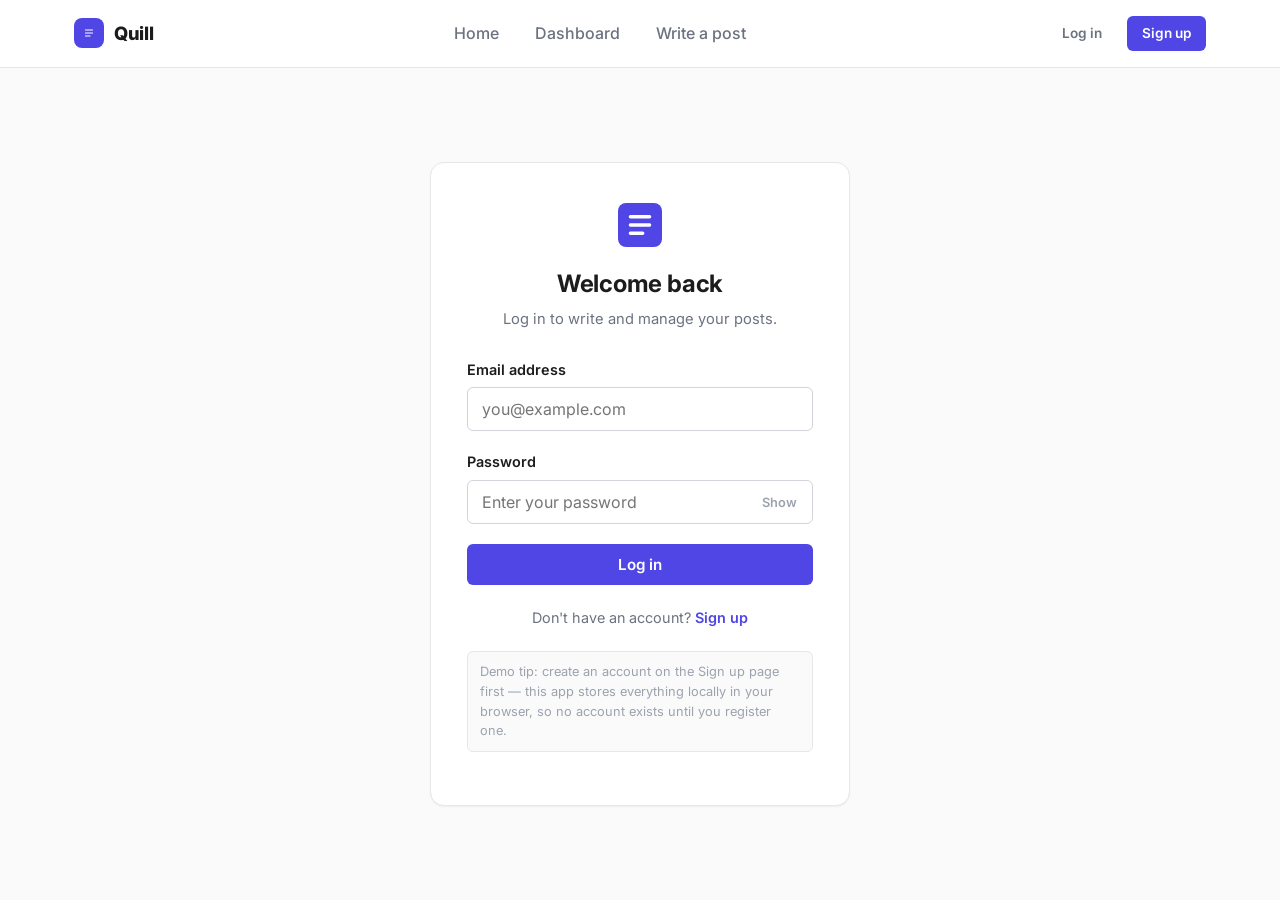
<file: create-blog.html>
<!DOCTYPE html>
<html lang="en">
<head>
<meta charset="UTF-8">
<meta name="viewport" content="width=device-width, initial-scale=1.0">
<title>Write a post — Quill</title>
<link rel="icon" href="assets/favicon.svg" type="image/svg+xml">
<link rel="preconnect" href="https://fonts.googleapis.com">
<link href="https://fonts.googleapis.com/css2?family=Inter:wght@400;500;600;700;800&display=swap" rel="stylesheet">
<link rel="stylesheet" href="css/style.css">
<link rel="stylesheet" href="css/create-blog.css">
</head>
<body>
<a class="skip-link" href="#main">Skip to content</a>

<header class="navbar">
  <div class="container">
    <a href="index.html" class="brand">
      <span class="brand-mark">
        <svg viewBox="0 0 32 32" fill="none"><path d="M9 10h14M9 16h14M9 22h9" stroke="#fff" stroke-width="2.4" stroke-linecap="round"/></svg>
      </span>
      Quill
    </a>
    <nav id="navLinks" class="nav-links" aria-label="Primary">
      <a href="index.html" class="nav-link">Home</a>
      <a href="dashboard.html" class="nav-link">Dashboard</a>
      <a href="create-blog.html" class="nav-link">Write a post</a>
    </nav>
    <div class="nav-actions">
      <div id="navAuthSlot" class="nav-actions"></div>
      <button id="navToggle" class="nav-toggle" aria-label="Toggle menu" aria-expanded="false">
        <span></span><span></span><span></span>
      </button>
    </div>
  </div>
</header>

<main id="main">
  <div class="container">
    <div class="editor-header">
      <h1 id="editorTitle">Write a new post</h1>
      <p id="editorSubtitle">Share something with the Quill community.</p>
    </div>

    <div class="editor-layout">
      <form id="blogForm" class="editor-form card" novalidate>
        <div class="field" id="blogTitleField">
          <label for="blogTitle">Title</label>
          <input type="text" id="blogTitle" name="title" placeholder="Give your post a clear, specific title">
          <span class="error-msg"></span>
        </div>

        <div class="field" id="blogCategoryField">
          <label for="blogCategory">Category</label>
          <select id="blogCategory" name="category">
            <option value="">Select a category</option>
            <option value="Development">Development</option>
            <option value="Design">Design</option>
            <option value="Lifestyle">Lifestyle</option>
            <option value="Business">Business</option>
            <option value="News">News</option>
          </select>
          <span class="error-msg"></span>
        </div>

        <div class="field">
          <label for="blogImage">Cover image (optional)</label>
          <div class="file-drop" id="fileDrop" tabindex="0" role="button" aria-label="Upload a cover image">
            <input type="file" id="blogImage" accept="image/*">
            <span class="file-drop-label">Click to upload, or drag an image here</span>
          </div>
          <div class="file-preview" id="filePreview">
            <img id="filePreviewImg" alt="Cover image preview">
          </div>
        </div>

        <div class="field" id="blogContentField">
          <label for="blogContent">Content</label>
          <textarea id="blogContent" name="content" placeholder="Write your post here. Leave a blank line between paragraphs."></textarea>
          <span class="hint">Minimum 20 characters.</span>
          <span class="error-msg"></span>
        </div>

        <div class="form-actions">
          <a href="dashboard.html" class="btn btn-ghost">Cancel</a>
          <button type="submit" class="btn btn-primary" id="submitBtn">Publish post</button>
        </div>
      </form>

      <aside class="preview-panel card">
        <h2>Live preview</h2>
        <div class="preview-card">
          <div class="thumb"><img id="previewThumb" src="assets/placeholder-thumb.svg" alt=""></div>
          <span class="tag" id="previewCategory">Category</span>
          <h3 id="previewTitle" style="margin-top:8px;">Your post title will appear here</h3>
          <p class="excerpt" id="previewExcerpt">A short excerpt from your content will show up here as you write.</p>
        </div>
      </aside>
    </div>
  </div>
</main>

<script src="js/data.js"></script>
<script src="js/nav.js"></script>
<script src="js/create-blog.js"></script>
</body>
</html>
</file>
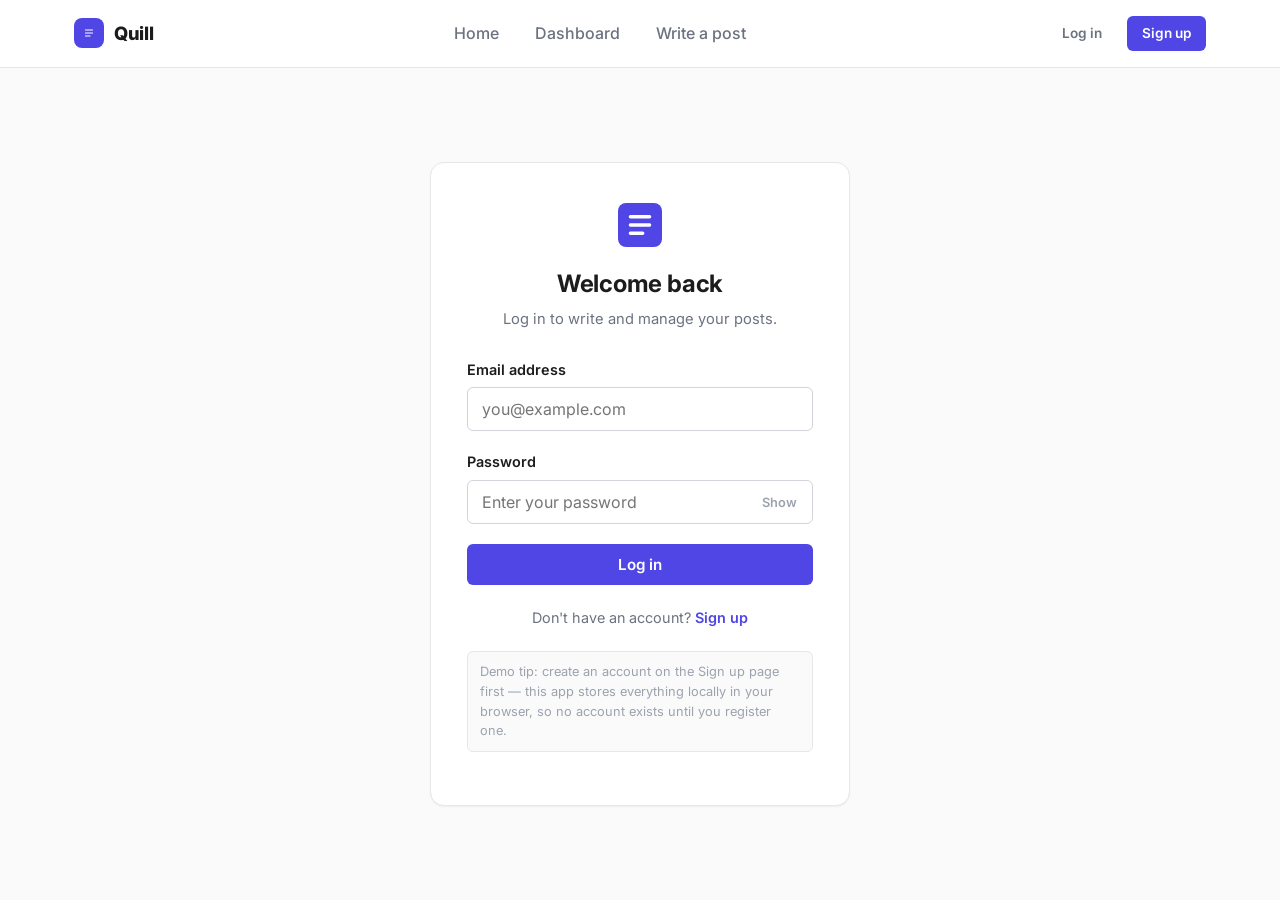
<file: dashboard.html>
<!DOCTYPE html>
<html lang="en">
<head>
<meta charset="UTF-8">
<meta name="viewport" content="width=device-width, initial-scale=1.0">
<title>Dashboard — Quill</title>
<link rel="icon" href="assets/favicon.svg" type="image/svg+xml">
<link rel="preconnect" href="https://fonts.googleapis.com">
<link href="https://fonts.googleapis.com/css2?family=Inter:wght@400;500;600;700;800&display=swap" rel="stylesheet">
<link rel="stylesheet" href="css/style.css">
<link rel="stylesheet" href="css/dashboard.css">
<style>
  .modal-overlay {
    display: none;
    position: fixed; inset: 0;
    background: rgba(20,20,25,0.4);
    align-items: center; justify-content: center;
    z-index: 400; padding: 20px;
  }
  .modal-overlay.is-open { display: flex; }
  .modal-box {
    background: #fff; border-radius: var(--radius-lg);
    padding: 28px; max-width: 380px; width: 100%;
    box-shadow: var(--shadow-md);
  }
  .modal-box h3 { margin-bottom: 8px; }
  .modal-box p { color: var(--color-text-muted); margin-bottom: 22px; }
  .modal-actions { display: flex; gap: 10px; justify-content: flex-end; }
</style>
</head>
<body>
<a class="skip-link" href="#main">Skip to content</a>

<header class="navbar">
  <div class="container">
    <a href="index.html" class="brand">
      <span class="brand-mark">
        <svg viewBox="0 0 32 32" fill="none"><path d="M9 10h14M9 16h14M9 22h9" stroke="#fff" stroke-width="2.4" stroke-linecap="round"/></svg>
      </span>
      Quill
    </a>
    <nav id="navLinks" class="nav-links" aria-label="Primary">
      <a href="index.html" class="nav-link">Home</a>
      <a href="dashboard.html" class="nav-link">Dashboard</a>
      <a href="create-blog.html" class="nav-link">Write a post</a>
    </nav>
    <div class="nav-actions">
      <div id="navAuthSlot" class="nav-actions"></div>
      <button id="navToggle" class="nav-toggle" aria-label="Toggle menu" aria-expanded="false">
        <span></span><span></span><span></span>
      </button>
    </div>
  </div>
</header>

<main id="main">
  <div class="container">
    <div class="dash-header">
      <div>
        <h1>Welcome back, <span id="welcomeName">there</span></h1>
        <p>Here's what's happening with your posts.</p>
      </div>
      <a href="create-blog.html" class="btn btn-primary">+ New post</a>
    </div>

    <div class="stat-strip">
      <div class="stat-card card">
        <div class="stat-value" id="statTotal">0</div>
        <div class="stat-label">Total posts</div>
      </div>
      <div class="stat-card card">
        <div class="stat-value" id="statCategories">0</div>
        <div class="stat-label">Categories used</div>
      </div>
      <div class="stat-card card">
        <div class="stat-value" id="statLatest">—</div>
        <div class="stat-label">Last published</div>
      </div>
    </div>

    <div class="dash-table-wrap">
      <div class="dash-toolbar">
        <h2>Your posts</h2>
      </div>
      <div class="card" id="myBlogsList"></div>
      <div class="empty-state card" id="dashEmptyState" style="display:none;">
        <h3>No posts yet</h3>
        <p>Your published posts will show up here.</p>
        <a href="create-blog.html" class="btn btn-primary" style="margin-top:14px;">Write your first post</a>
      </div>
    </div>
  </div>
</main>

<div class="modal-overlay" id="deleteModal">
  <div class="modal-box">
    <h3>Delete this post?</h3>
    <p>This can't be undone. The post will be permanently removed.</p>
    <div class="modal-actions">
      <button type="button" class="btn btn-ghost" id="cancelDelete">Cancel</button>
      <button type="button" class="btn btn-danger" id="confirmDelete">Delete post</button>
    </div>
  </div>
</div>

<script src="js/data.js"></script>
<script src="js/nav.js"></script>
<script src="js/dashboard.js"></script>
</body>
</html>
</file>
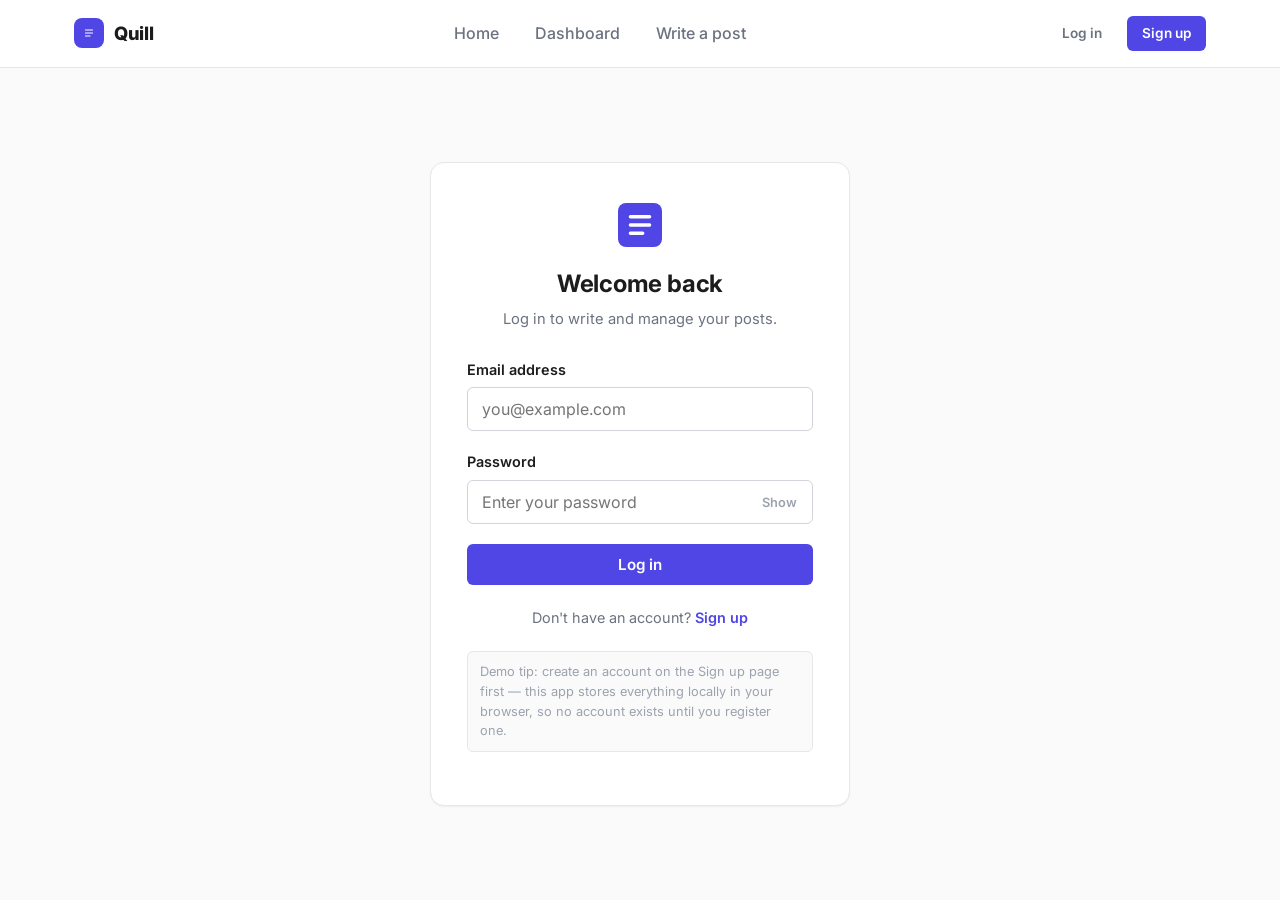
<file: login.html>
<!DOCTYPE html>
<html lang="en">
<head>
<meta charset="UTF-8">
<meta name="viewport" content="width=device-width, initial-scale=1.0">
<title>Log in — Quill</title>
<link rel="icon" href="assets/favicon.svg" type="image/svg+xml">
<link rel="preconnect" href="https://fonts.googleapis.com">
<link href="https://fonts.googleapis.com/css2?family=Inter:wght@400;500;600;700;800&display=swap" rel="stylesheet">
<link rel="stylesheet" href="css/style.css">
<link rel="stylesheet" href="css/auth.css">
</head>
<body>
<a class="skip-link" href="#main">Skip to content</a>

<header class="navbar">
  <div class="container">
    <a href="index.html" class="brand">
      <span class="brand-mark">
        <svg viewBox="0 0 32 32" fill="none"><path d="M9 10h14M9 16h14M9 22h9" stroke="#fff" stroke-width="2.4" stroke-linecap="round"/></svg>
      </span>
      Quill
    </a>
    <nav id="navLinks" class="nav-links" aria-label="Primary">
      <a href="index.html" class="nav-link">Home</a>
      <a href="dashboard.html" class="nav-link">Dashboard</a>
      <a href="create-blog.html" class="nav-link">Write a post</a>
    </nav>
    <div class="nav-actions">
      <div id="navAuthSlot" class="nav-actions"></div>
      <button id="navToggle" class="nav-toggle" aria-label="Toggle menu" aria-expanded="false">
        <span></span><span></span><span></span>
      </button>
    </div>
  </div>
</header>

<main id="main" class="auth-shell">
  <div class="auth-card card">
    <div class="brand-mark" style="width:44px;height:44px;">
      <svg viewBox="0 0 32 32" fill="none" style="width:100%;height:100%;"><path d="M9 10h14M9 16h14M9 22h9" stroke="#fff" stroke-width="2.4" stroke-linecap="round"/></svg>
    </div>
    <div class="auth-header">
      <h1>Welcome back</h1>
      <p>Log in to write and manage your posts.</p>
    </div>

    <div id="loginBanner" class="banner"></div>

    <form id="loginForm" novalidate>
      <div class="field" id="loginEmailField">
        <label for="loginEmail">Email address</label>
        <input type="email" id="loginEmail" name="email" placeholder="you@example.com" autocomplete="email">
        <span class="error-msg"></span>
      </div>

      <div class="field" id="loginPasswordField">
        <label for="loginPassword">Password</label>
        <div class="password-field">
          <input type="password" id="loginPassword" name="password" placeholder="Enter your password" autocomplete="current-password">
          <button type="button" class="password-toggle">Show</button>
        </div>
        <span class="error-msg"></span>
      </div>

      <button type="submit" class="btn btn-primary btn-block">Log in</button>
    </form>

    <p class="auth-switch">Don't have an account? <a href="register.html">Sign up</a></p>

    <p class="demo-note">Demo tip: create an account on the Sign up page first — this app stores everything locally in your browser, so no account exists until you register one.</p>
  </div>
</main>

<script src="js/data.js"></script>
<script src="js/nav.js"></script>
<script src="js/auth.js"></script>
</body>
</html>
</file>
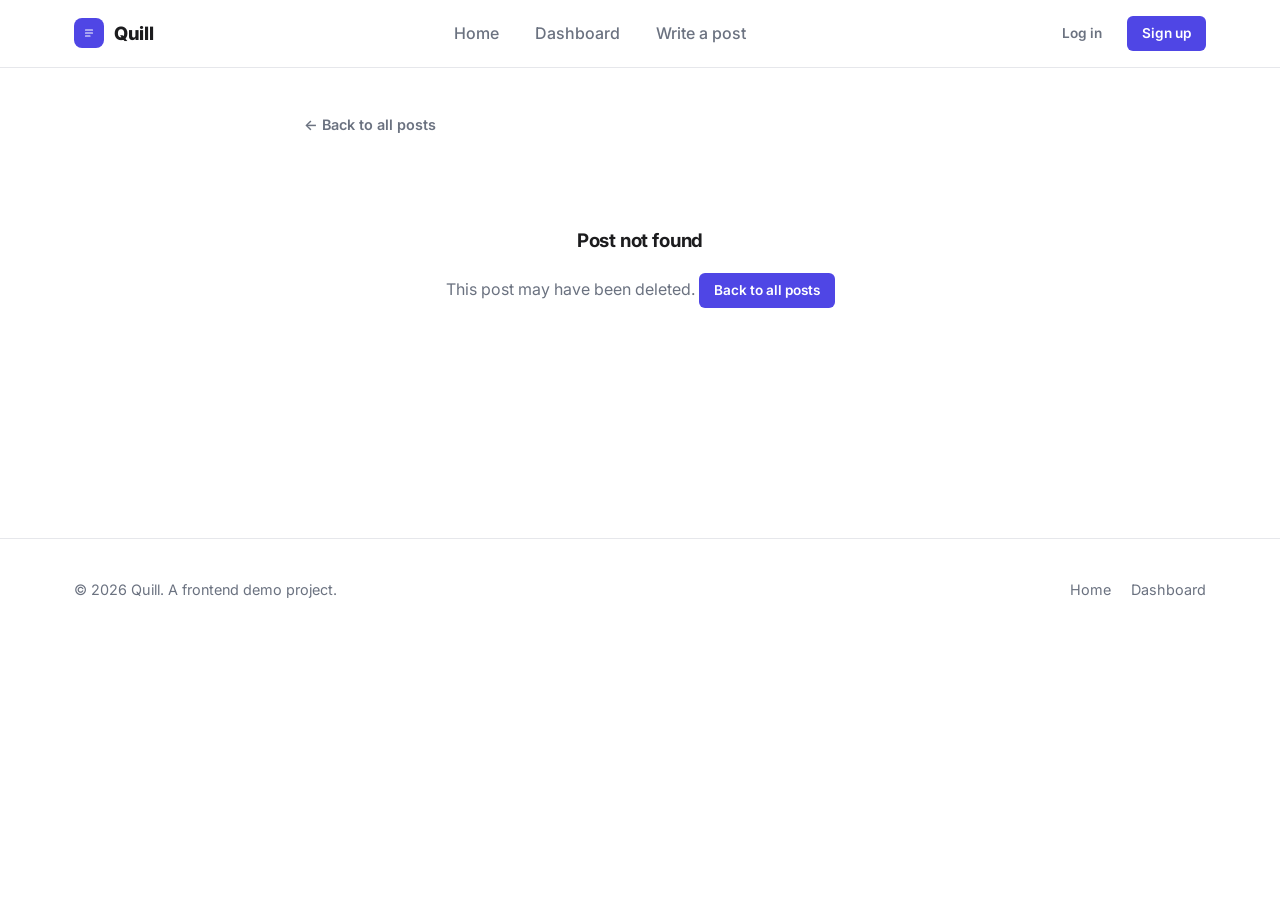
<file: post.html>
<!DOCTYPE html>
<html lang="en">
<head>
<meta charset="UTF-8">
<meta name="viewport" content="width=device-width, initial-scale=1.0">
<title>Post — Quill</title>
<link rel="icon" href="assets/favicon.svg" type="image/svg+xml">
<link rel="preconnect" href="https://fonts.googleapis.com">
<link href="https://fonts.googleapis.com/css2?family=Inter:wght@400;500;600;700;800&display=swap" rel="stylesheet">
<link rel="stylesheet" href="css/style.css">
<link rel="stylesheet" href="css/post.css">
</head>
<body>
<a class="skip-link" href="#main">Skip to content</a>

<header class="navbar">
  <div class="container">
    <a href="index.html" class="brand">
      <span class="brand-mark">
        <svg viewBox="0 0 32 32" fill="none"><path d="M9 10h14M9 16h14M9 22h9" stroke="#fff" stroke-width="2.4" stroke-linecap="round"/></svg>
      </span>
      Quill
    </a>
    <nav id="navLinks" class="nav-links" aria-label="Primary">
      <a href="index.html" class="nav-link">Home</a>
      <a href="dashboard.html" class="nav-link">Dashboard</a>
      <a href="create-blog.html" class="nav-link">Write a post</a>
    </nav>
    <div class="nav-actions">
      <div id="navAuthSlot" class="nav-actions"></div>
      <button id="navToggle" class="nav-toggle" aria-label="Toggle menu" aria-expanded="false">
        <span></span><span></span><span></span>
      </button>
    </div>
  </div>
</header>

<main id="main" class="post-page">
  <div class="container post-page-inner">
    <a href="index.html" class="back-link">&larr; Back to all posts</a>
    <article id="postContent"></article>
  </div>
</main>

<footer class="site-footer">
  <div class="container">
    <span>&copy; 2026 Quill. A frontend demo project.</span>
    <div class="footer-links">
      <a href="index.html">Home</a>
      <a href="dashboard.html">Dashboard</a>
    </div>
  </div>
</footer>

<script src="js/data.js"></script>
<script src="js/nav.js"></script>
<script src="js/post.js"></script>
</body>
</html>
</file>
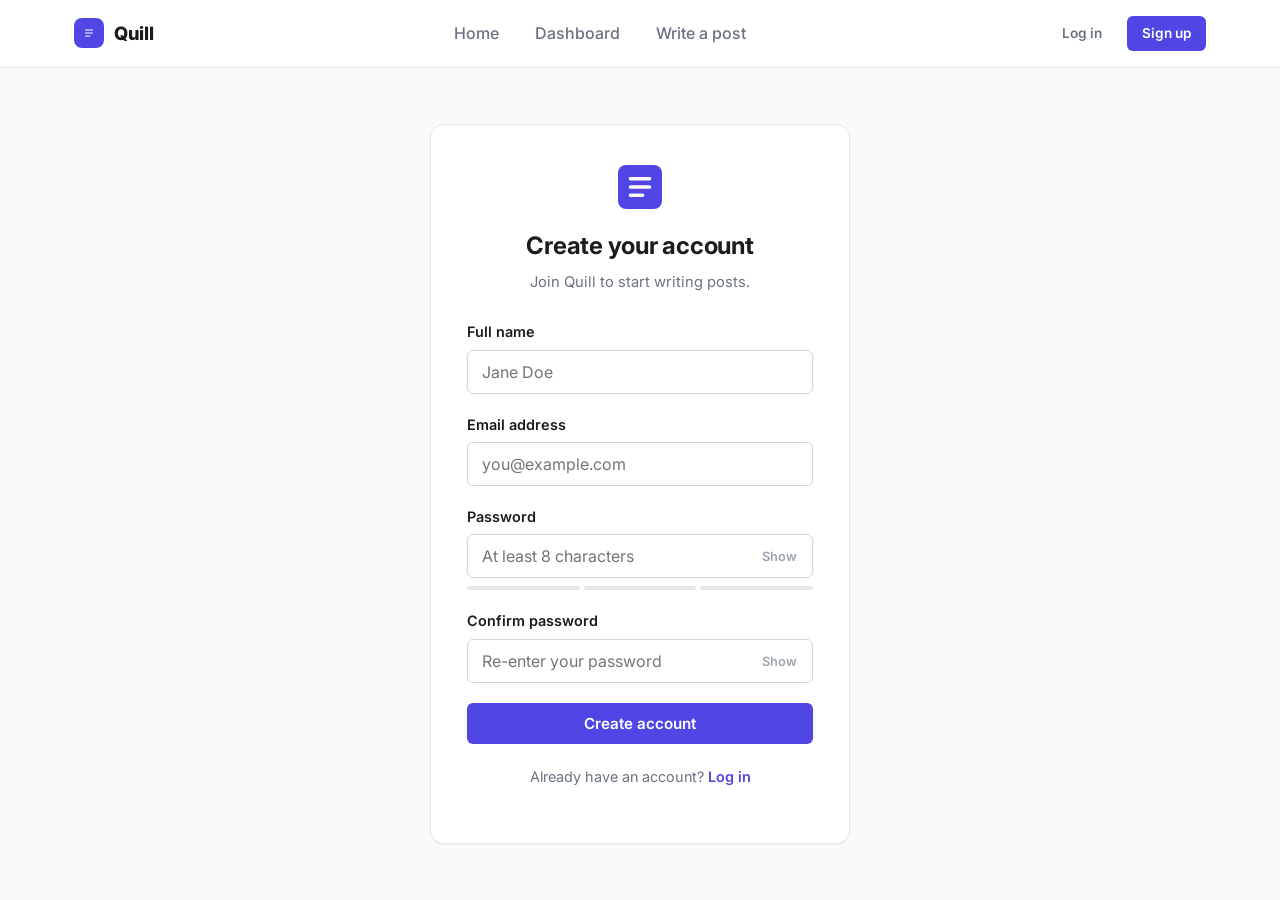
<file: register.html>
<!DOCTYPE html>
<html lang="en">
<head>
<meta charset="UTF-8">
<meta name="viewport" content="width=device-width, initial-scale=1.0">
<title>Sign up — Quill</title>
<link rel="icon" href="assets/favicon.svg" type="image/svg+xml">
<link rel="preconnect" href="https://fonts.googleapis.com">
<link href="https://fonts.googleapis.com/css2?family=Inter:wght@400;500;600;700;800&display=swap" rel="stylesheet">
<link rel="stylesheet" href="css/style.css">
<link rel="stylesheet" href="css/auth.css">
</head>
<body>
<a class="skip-link" href="#main">Skip to content</a>

<header class="navbar">
  <div class="container">
    <a href="index.html" class="brand">
      <span class="brand-mark">
        <svg viewBox="0 0 32 32" fill="none"><path d="M9 10h14M9 16h14M9 22h9" stroke="#fff" stroke-width="2.4" stroke-linecap="round"/></svg>
      </span>
      Quill
    </a>
    <nav id="navLinks" class="nav-links" aria-label="Primary">
      <a href="index.html" class="nav-link">Home</a>
      <a href="dashboard.html" class="nav-link">Dashboard</a>
      <a href="create-blog.html" class="nav-link">Write a post</a>
    </nav>
    <div class="nav-actions">
      <div id="navAuthSlot" class="nav-actions"></div>
      <button id="navToggle" class="nav-toggle" aria-label="Toggle menu" aria-expanded="false">
        <span></span><span></span><span></span>
      </button>
    </div>
  </div>
</header>

<main id="main" class="auth-shell">
  <div class="auth-card card">
    <div class="brand-mark" style="width:44px;height:44px;">
      <svg viewBox="0 0 32 32" fill="none" style="width:100%;height:100%;"><path d="M9 10h14M9 16h14M9 22h9" stroke="#fff" stroke-width="2.4" stroke-linecap="round"/></svg>
    </div>
    <div class="auth-header">
      <h1>Create your account</h1>
      <p>Join Quill to start writing posts.</p>
    </div>

    <form id="registerForm" novalidate>
      <div class="field" id="registerNameField">
        <label for="registerName">Full name</label>
        <input type="text" id="registerName" name="name" placeholder="Jane Doe" autocomplete="name">
        <span class="error-msg"></span>
      </div>

      <div class="field" id="registerEmailField">
        <label for="registerEmail">Email address</label>
        <input type="email" id="registerEmail" name="email" placeholder="you@example.com" autocomplete="email">
        <span class="error-msg"></span>
      </div>

      <div class="field" id="registerPasswordField">
        <label for="registerPassword">Password</label>
        <div class="password-field">
          <input type="password" id="registerPassword" name="password" placeholder="At least 8 characters" autocomplete="new-password">
          <button type="button" class="password-toggle">Show</button>
        </div>
        <div class="password-strength" id="passwordStrength"><span></span><span></span><span></span></div>
        <span class="error-msg"></span>
      </div>

      <div class="field" id="registerConfirmField">
        <label for="registerConfirm">Confirm password</label>
        <div class="password-field">
          <input type="password" id="registerConfirm" name="confirm" placeholder="Re-enter your password" autocomplete="new-password">
          <button type="button" class="password-toggle">Show</button>
        </div>
        <span class="error-msg"></span>
      </div>

      <button type="submit" class="btn btn-primary btn-block">Create account</button>
    </form>

    <p class="auth-switch">Already have an account? <a href="login.html">Log in</a></p>
  </div>
</main>

<script src="js/data.js"></script>
<script src="js/nav.js"></script>
<script src="js/auth.js"></script>
</body>
</html>
</file>
<file: css/style.css>
/* ==========================================================================
   Quill — global stylesheet
   Design tokens + reset + shared components (navbar, footer, buttons,
   forms, cards). Page-specific rules live in their own CSS files.
   ========================================================================== */

:root {
  /* Color */
  --color-bg: #ffffff;
  --color-surface: #fafafa;
  --color-text: #1c1c1e;
  --color-text-muted: #6b7280;
  --color-text-faint: #9ca3af;
  --color-border: #e6e7eb;
  --color-border-strong: #d1d5db;
  --color-accent: #4f46e5;
  --color-accent-hover: #4338ca;
  --color-accent-soft: #eef2ff;
  --color-accent-soft-strong: #e0e7ff;
  --color-danger: #dc2626;
  --color-danger-soft: #fef2f2;
  --color-success: #16a34a;
  --color-success-soft: #f0fdf4;

  /* Type */
  --font-sans: 'Inter', -apple-system, BlinkMacSystemFont, 'Segoe UI', Roboto, Helvetica, Arial, sans-serif;

  /* Layout */
  --container-width: 1180px;
  --radius-sm: 6px;
  --radius-md: 10px;
  --radius-lg: 14px;
  --shadow-sm: 0 1px 2px rgba(20, 20, 25, 0.05);
  --shadow-md: 0 8px 24px rgba(20, 20, 25, 0.08);
  --nav-height: 68px;
  --transition: 160ms ease;
}

/* ---- Reset ---- */
*, *::before, *::after { box-sizing: border-box; }
html { scroll-behavior: smooth; }
body {
  margin: 0;
  font-family: var(--font-sans);
  color: var(--color-text);
  background: var(--color-bg);
  line-height: 1.55;
  -webkit-font-smoothing: antialiased;
}
h1, h2, h3, h4, h5, h6 { margin: 0 0 0.5em; font-weight: 700; letter-spacing: -0.01em; }
p { margin: 0 0 1em; }
a { color: inherit; text-decoration: none; }
ul { list-style: none; margin: 0; padding: 0; }
img { max-width: 100%; display: block; }
button { font-family: inherit; cursor: pointer; }
input, textarea, select { font-family: inherit; font-size: 1rem; }

:focus-visible {
  outline: 2px solid var(--color-accent);
  outline-offset: 2px;
}

@media (prefers-reduced-motion: reduce) {
  *, *::before, *::after { animation-duration: 0.001ms !important; transition-duration: 0.001ms !important; }
}

.container {
  width: 100%;
  max-width: var(--container-width);
  margin: 0 auto;
  padding: 0 24px;
}

/* ---- Skip link (accessibility) ---- */
.skip-link {
  position: absolute;
  left: 16px;
  top: -48px;
  background: var(--color-text);
  color: #fff;
  padding: 10px 16px;
  border-radius: var(--radius-sm);
  z-index: 200;
  transition: top var(--transition);
}
.skip-link:focus { top: 12px; }

/* ==========================================================================
   Navbar
   ========================================================================== */
.navbar {
  position: sticky;
  top: 0;
  z-index: 100;
  height: var(--nav-height);
  display: flex;
  align-items: center;
  background: rgba(255, 255, 255, 0.92);
  backdrop-filter: saturate(180%) blur(8px);
  border-bottom: 1px solid var(--color-border);
}
.navbar .container {
  display: flex;
  align-items: center;
  justify-content: space-between;
  gap: 24px;
}
.brand {
  display: flex;
  align-items: center;
  gap: 10px;
  font-weight: 800;
  font-size: 1.15rem;
  letter-spacing: -0.02em;
  flex-shrink: 0;
}
.brand-mark {
  width: 30px;
  height: 30px;
  border-radius: 8px;
  background: var(--color-accent);
  display: flex;
  align-items: center;
  justify-content: center;
}
.brand-mark svg { width: 16px; height: 16px; }

.nav-links {
  display: flex;
  align-items: center;
  gap: 8px;
}
.nav-link {
  padding: 8px 14px;
  border-radius: var(--radius-sm);
  font-weight: 500;
  color: var(--color-text-muted);
  transition: color var(--transition), background var(--transition);
}
.nav-link:hover { color: var(--color-text); background: var(--color-surface); }
.nav-link.is-active { color: var(--color-accent); background: var(--color-accent-soft); }

.nav-actions { display: flex; align-items: center; gap: 10px; flex-shrink: 0; }

.nav-toggle {
  display: none;
  flex-direction: column;
  gap: 4px;
  background: none;
  border: none;
  padding: 8px;
  border-radius: var(--radius-sm);
}
.nav-toggle span {
  width: 20px;
  height: 2px;
  background: var(--color-text);
  border-radius: 2px;
  transition: transform var(--transition), opacity var(--transition);
}
.nav-toggle.is-open span:nth-child(1) { transform: translateY(6px) rotate(45deg); }
.nav-toggle.is-open span:nth-child(2) { opacity: 0; }
.nav-toggle.is-open span:nth-child(3) { transform: translateY(-6px) rotate(-45deg); }

.user-chip {
  display: flex;
  align-items: center;
  gap: 8px;
  padding: 6px 12px 6px 6px;
  border-radius: 999px;
  background: var(--color-surface);
  border: 1px solid var(--color-border);
  font-size: 0.9rem;
  font-weight: 600;
}
.user-chip .avatar {
  width: 26px;
  height: 26px;
  border-radius: 50%;
  background: var(--color-accent);
  color: #fff;
  display: flex;
  align-items: center;
  justify-content: center;
  font-size: 0.75rem;
  font-weight: 700;
  flex-shrink: 0;
}

@media (max-width: 860px) {
  .nav-toggle { display: flex; }
  .nav-links {
    position: fixed;
    top: var(--nav-height);
    left: 0;
    right: 0;
    background: var(--color-bg);
    border-bottom: 1px solid var(--color-border);
    flex-direction: column;
    align-items: stretch;
    padding: 8px 20px 18px;
    gap: 2px;
    transform: translateY(-8px);
    opacity: 0;
    visibility: hidden;
    transition: transform var(--transition), opacity var(--transition), visibility var(--transition);
  }
  .nav-links.is-open { transform: translateY(0); opacity: 1; visibility: visible; }
  .nav-link { padding: 12px 10px; }
}

/* ==========================================================================
   Buttons
   ========================================================================== */
.btn {
  display: inline-flex;
  align-items: center;
  justify-content: center;
  gap: 8px;
  padding: 10px 20px;
  border-radius: var(--radius-sm);
  font-weight: 600;
  font-size: 0.95rem;
  border: 1px solid transparent;
  transition: background var(--transition), color var(--transition), border-color var(--transition), transform var(--transition);
  white-space: nowrap;
}
.btn:active { transform: translateY(1px); }
.btn-primary { background: var(--color-accent); color: #fff; }
.btn-primary:hover { background: var(--color-accent-hover); }
.btn-outline { background: transparent; color: var(--color-text); border-color: var(--color-border-strong); }
.btn-outline:hover { border-color: var(--color-text); }
.btn-ghost { background: transparent; color: var(--color-text-muted); }
.btn-ghost:hover { color: var(--color-text); background: var(--color-surface); }
.btn-danger { background: transparent; color: var(--color-danger); border-color: #f3c8c8; }
.btn-danger:hover { background: var(--color-danger-soft); }
.btn-sm { padding: 6px 14px; font-size: 0.85rem; }
.btn-block { width: 100%; }
.btn:disabled { opacity: 0.55; cursor: not-allowed; }

/* ==========================================================================
   Forms
   ========================================================================== */
.field { margin-bottom: 20px; }
.field label {
  display: block;
  font-weight: 600;
  font-size: 0.9rem;
  margin-bottom: 6px;
}
.field .hint { font-size: 0.8rem; color: var(--color-text-faint); margin-top: 4px; }
.field input,
.field textarea,
.field select {
  width: 100%;
  padding: 11px 14px;
  border: 1px solid var(--color-border-strong);
  border-radius: var(--radius-sm);
  background: #fff;
  color: var(--color-text);
  transition: border-color var(--transition), box-shadow var(--transition);
}
.field textarea { resize: vertical; min-height: 160px; }
.field input:focus,
.field textarea:focus,
.field select:focus {
  outline: none;
  border-color: var(--color-accent);
  box-shadow: 0 0 0 3px var(--color-accent-soft);
}
.field.has-error input,
.field.has-error textarea { border-color: var(--color-danger); }
.field.has-error .error-msg { display: block; }
.error-msg {
  display: none;
  color: var(--color-danger);
  font-size: 0.82rem;
  margin-top: 6px;
}
.field-row { display: flex; gap: 16px; }
.field-row .field { flex: 1; }
.password-field { position: relative; }
.password-toggle {
  position: absolute;
  right: 10px;
  top: 50%;
  transform: translateY(-50%);
  background: none;
  border: none;
  color: var(--color-text-faint);
  font-size: 0.8rem;
  font-weight: 600;
  padding: 4px 6px;
}
.password-toggle:hover { color: var(--color-text); }

.file-drop {
  border: 1.5px dashed var(--color-border-strong);
  border-radius: var(--radius-md);
  padding: 24px;
  text-align: center;
  background: var(--color-surface);
  cursor: pointer;
  transition: border-color var(--transition), background var(--transition);
}
.file-drop:hover, .file-drop.is-dragover { border-color: var(--color-accent); background: var(--color-accent-soft); }
.file-drop input { display: none; }
.file-drop .file-drop-label { color: var(--color-text-muted); font-size: 0.9rem; }
.file-preview {
  margin-top: 14px;
  border-radius: var(--radius-md);
  overflow: hidden;
  border: 1px solid var(--color-border);
  display: none;
}
.file-preview.is-visible { display: block; }
.file-preview img { width: 100%; max-height: 260px; object-fit: cover; }

/* ---- Toast / banner messages ---- */
.banner {
  display: none;
  align-items: center;
  gap: 10px;
  padding: 12px 16px;
  border-radius: var(--radius-sm);
  font-size: 0.9rem;
  font-weight: 500;
  margin-bottom: 20px;
}
.banner.is-visible { display: flex; }
.banner-success { background: var(--color-success-soft); color: #166534; }
.banner-error { background: var(--color-danger-soft); color: #991b1b; }

.toast {
  position: fixed;
  bottom: 24px;
  left: 50%;
  transform: translate(-50%, 12px);
  background: var(--color-text);
  color: #fff;
  padding: 12px 20px;
  border-radius: var(--radius-md);
  font-size: 0.9rem;
  font-weight: 500;
  box-shadow: var(--shadow-md);
  opacity: 0;
  pointer-events: none;
  transition: opacity var(--transition), transform var(--transition);
  z-index: 300;
}
.toast.is-visible { opacity: 1; transform: translate(-50%, 0); pointer-events: auto; }
.toast.toast-error { background: var(--color-danger); }
.toast.toast-success { background: var(--color-success); }

/* ==========================================================================
   Cards & tags
   ========================================================================== */
.tag {
  display: inline-block;
  padding: 4px 11px;
  border-radius: 999px;
  font-size: 0.76rem;
  font-weight: 600;
  background: var(--color-accent-soft);
  color: var(--color-accent);
}

.card {
  background: #fff;
  border: 1px solid var(--color-border);
  border-radius: var(--radius-md);
}

/* ==========================================================================
   Footer
   ========================================================================== */
.site-footer {
  border-top: 1px solid var(--color-border);
  margin-top: 80px;
  padding: 40px 0 28px;
  color: var(--color-text-muted);
  font-size: 0.9rem;
}
.site-footer .container {
  display: flex;
  flex-wrap: wrap;
  justify-content: space-between;
  align-items: center;
  gap: 16px;
}
.footer-links { display: flex; gap: 20px; }
.footer-links a:hover { color: var(--color-text); }

/* ==========================================================================
   Empty states
   ========================================================================== */
.empty-state {
  text-align: center;
  padding: 64px 24px;
  color: var(--color-text-muted);
}
.empty-state h3 { color: var(--color-text); margin-bottom: 6px; }

/* ==========================================================================
   Utilities
   ========================================================================== */
.visually-hidden {
  position: absolute;
  width: 1px; height: 1px;
  overflow: hidden;
  clip: rect(0 0 0 0);
  white-space: nowrap;
}
.mt-0 { margin-top: 0; }
.text-center { text-align: center; }
</file>
<file: css/create-blog.css>
/* ==========================================================================
   Create / Edit blog page
   ========================================================================== */

.editor-header { padding: 44px 0 6px; }
.editor-header p { color: var(--color-text-muted); }

.editor-layout {
  display: grid;
  grid-template-columns: 1.3fr 1fr;
  gap: 32px;
  padding: 24px 0 64px;
  align-items: start;
}

.editor-form { padding: 28px; }

.preview-panel { position: sticky; top: calc(var(--nav-height) + 20px); padding: 24px; }
.preview-panel h2 { font-size: 0.95rem; text-transform: none; color: var(--color-text-muted); margin-bottom: 14px; }
.preview-card .thumb {
  aspect-ratio: 16/10;
  border-radius: var(--radius-md);
  overflow: hidden;
  border: 1px solid var(--color-border);
  background: var(--color-accent-soft);
  margin-bottom: 14px;
}
.preview-card .thumb img { width: 100%; height: 100%; object-fit: cover; }
.preview-card h3 { font-size: 1.15rem; margin-bottom: 8px; }
.preview-card .excerpt { color: var(--color-text-muted); font-size: 0.92rem; }

.form-actions {
  display: flex;
  gap: 12px;
  justify-content: flex-end;
  padding-top: 8px;
  border-top: 1px solid var(--color-border);
  margin-top: 8px;
}

@media (max-width: 900px) {
  .editor-layout { grid-template-columns: 1fr; }
  .preview-panel { position: static; }
}
</file>
<file: css/dashboard.css>
/* ==========================================================================
   Dashboard
   ========================================================================== */

.dash-header {
  display: flex;
  flex-wrap: wrap;
  align-items: center;
  justify-content: space-between;
  gap: 16px;
  padding: 44px 0 8px;
}
.dash-header h1 { margin-bottom: 4px; }
.dash-header p { color: var(--color-text-muted); margin: 0; }

.stat-strip {
  display: grid;
  grid-template-columns: repeat(3, 1fr);
  gap: 16px;
  padding: 28px 0 12px;
}
.stat-card {
  padding: 20px 22px;
}
.stat-card .stat-value { font-size: 1.8rem; font-weight: 800; letter-spacing: -0.02em; }
.stat-card .stat-label { color: var(--color-text-muted); font-size: 0.88rem; }

.dash-table-wrap {
  padding: 20px 0 60px;
}
.dash-toolbar {
  display: flex;
  justify-content: space-between;
  align-items: center;
  margin-bottom: 14px;
}
.dash-toolbar h2 { font-size: 1.1rem; margin: 0; }

.blog-row {
  display: grid;
  grid-template-columns: 72px 1fr auto auto auto;
  align-items: center;
  gap: 16px;
  padding: 14px 18px;
  border-bottom: 1px solid var(--color-border);
}
.blog-row:last-child { border-bottom: none; }
.blog-row .thumb {
  width: 72px;
  height: 52px;
  border-radius: var(--radius-sm);
  overflow: hidden;
  background: var(--color-accent-soft);
}
.blog-row .thumb img { width: 100%; height: 100%; object-fit: cover; }
.blog-row .title { font-weight: 600; font-size: 0.95rem; margin-bottom: 3px; }
.blog-row .meta { font-size: 0.8rem; color: var(--color-text-faint); }
.blog-row .row-actions { display: flex; gap: 6px; }

@media (max-width: 720px) {
  .stat-strip { grid-template-columns: 1fr 1fr; }
  .blog-row {
    grid-template-columns: 1fr;
    gap: 10px;
  }
  .blog-row .thumb { width: 100%; height: 140px; }
  .blog-row .row-actions { flex-wrap: wrap; }
}
</file>
<file: css/auth.css>
/* ==========================================================================
   Login / Register pages
   ========================================================================== */

.auth-shell {
  min-height: calc(100vh - var(--nav-height));
  display: flex;
  align-items: center;
  justify-content: center;
  padding: 48px 24px;
  background: var(--color-surface);
}

.auth-card {
  width: 100%;
  max-width: 420px;
  background: #fff;
  border: 1px solid var(--color-border);
  border-radius: var(--radius-lg);
  padding: 40px 36px;
  box-shadow: var(--shadow-sm);
}

.auth-card .brand-mark { margin: 0 auto 18px; }
.auth-header { text-align: center; margin-bottom: 28px; }
.auth-header h1 { font-size: 1.5rem; margin-bottom: 6px; }
.auth-header p { color: var(--color-text-muted); font-size: 0.92rem; margin: 0; }

.auth-switch {
  text-align: center;
  font-size: 0.9rem;
  color: var(--color-text-muted);
  margin-top: 22px;
}
.auth-switch a { color: var(--color-accent); font-weight: 600; }
.auth-switch a:hover { text-decoration: underline; }

.password-strength {
  display: flex;
  gap: 4px;
  margin-top: 8px;
}
.password-strength span {
  height: 4px;
  flex: 1;
  border-radius: 2px;
  background: var(--color-border);
  transition: background var(--transition);
}
.password-strength.weak span:nth-child(1) { background: var(--color-danger); }
.password-strength.fair span:nth-child(1),
.password-strength.fair span:nth-child(2) { background: #d97706; }
.password-strength.strong span { background: var(--color-success); }

.demo-note {
  font-size: 0.8rem;
  color: var(--color-text-faint);
  background: var(--color-surface);
  border: 1px solid var(--color-border);
  border-radius: var(--radius-sm);
  padding: 10px 12px;
  margin-top: 22px;
}
</file>
<file: css/post.css>
/* ==========================================================================
   Single post page
   ========================================================================== */

.post-page { padding: 44px 0 70px; }
.post-page-inner { max-width: 720px; margin: 0 auto; }
.post-page .tag { margin-bottom: 16px; }
.post-page h1 { font-size: clamp(1.7rem, 3.4vw, 2.4rem); line-height: 1.22; }
.post-page .post-meta { margin: 18px 0 30px; padding-bottom: 26px; border-bottom: 1px solid var(--color-border); }
.post-page .thumb {
  border-radius: var(--radius-lg);
  overflow: hidden;
  border: 1px solid var(--color-border);
  margin-bottom: 30px;
}
.post-page .thumb img { width: 100%; display: block; }
.post-body { font-size: 1.05rem; color: #2c2c30; white-space: pre-line; }
.post-body p { margin-bottom: 1.3em; }

.back-link {
  display: inline-flex;
  align-items: center;
  gap: 6px;
  color: var(--color-text-muted);
  font-weight: 600;
  font-size: 0.9rem;
  margin-bottom: 26px;
}
.back-link:hover { color: var(--color-accent); }
</file>
